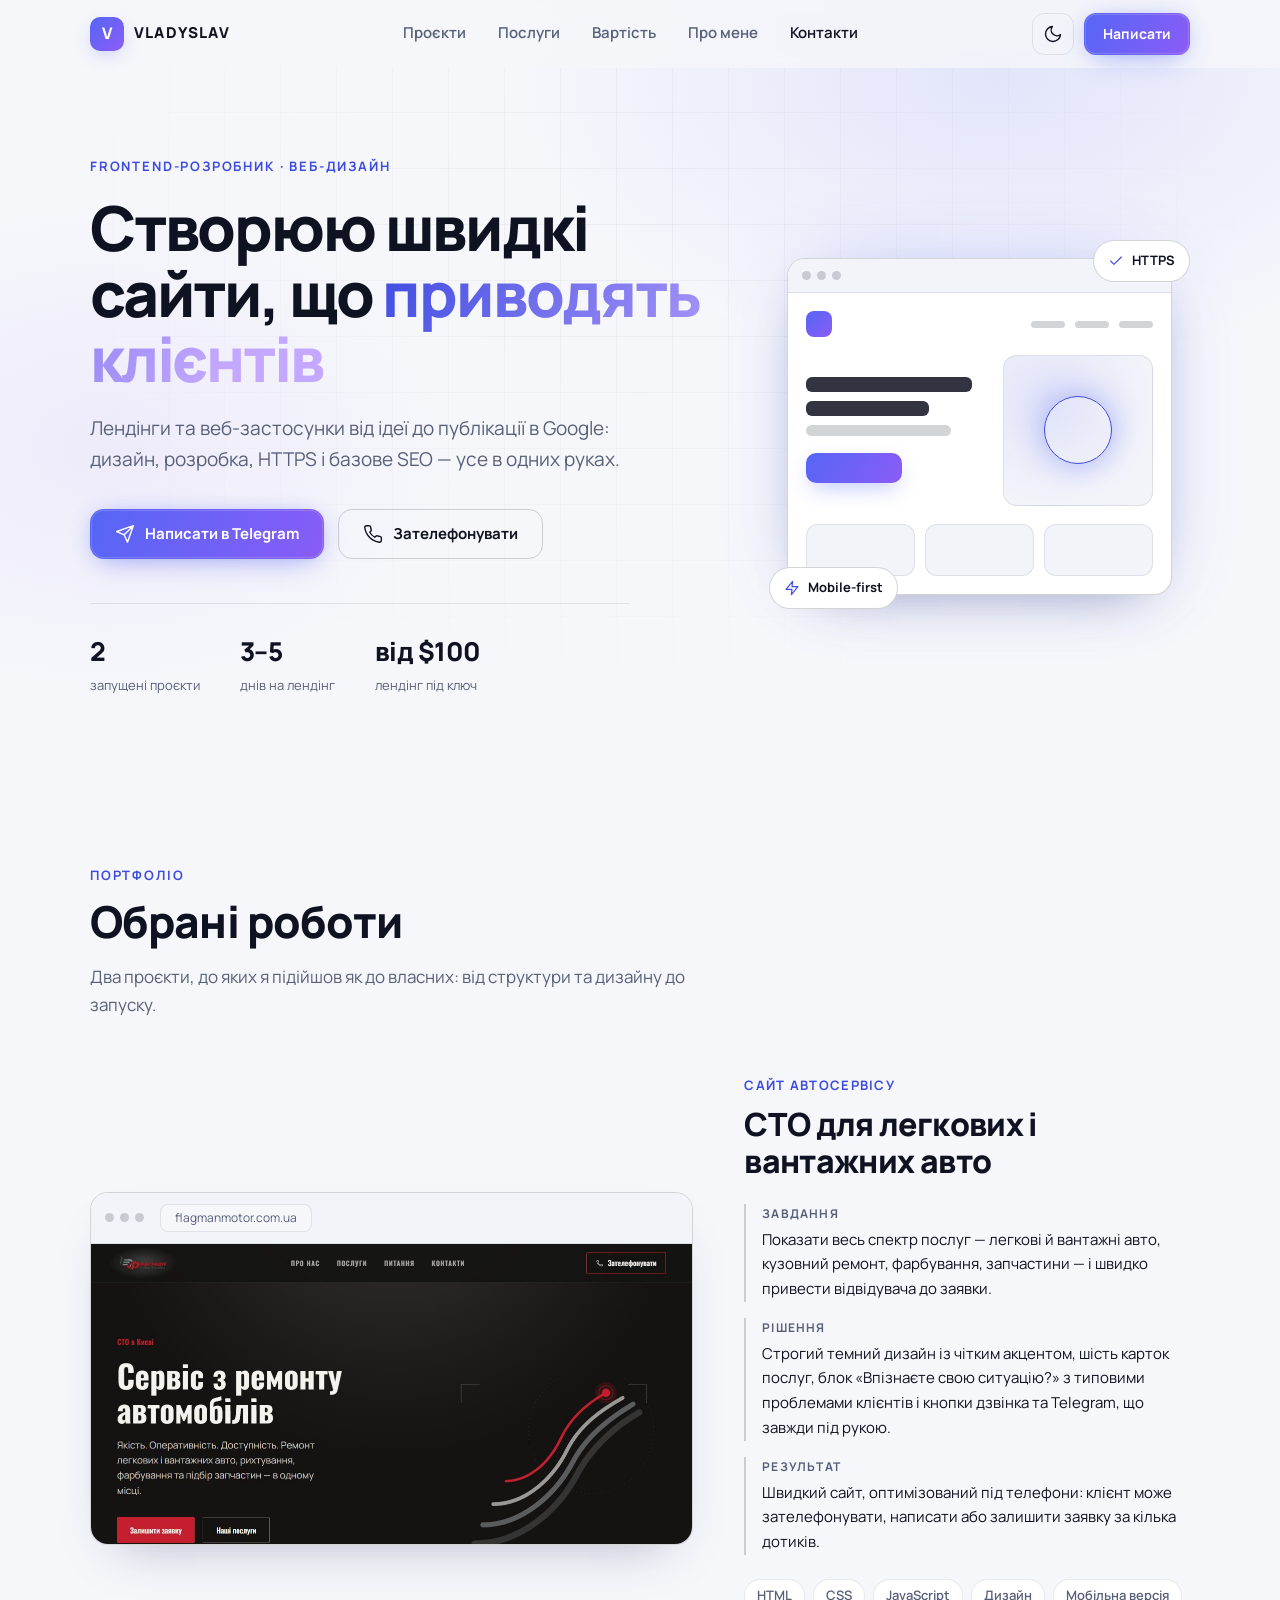
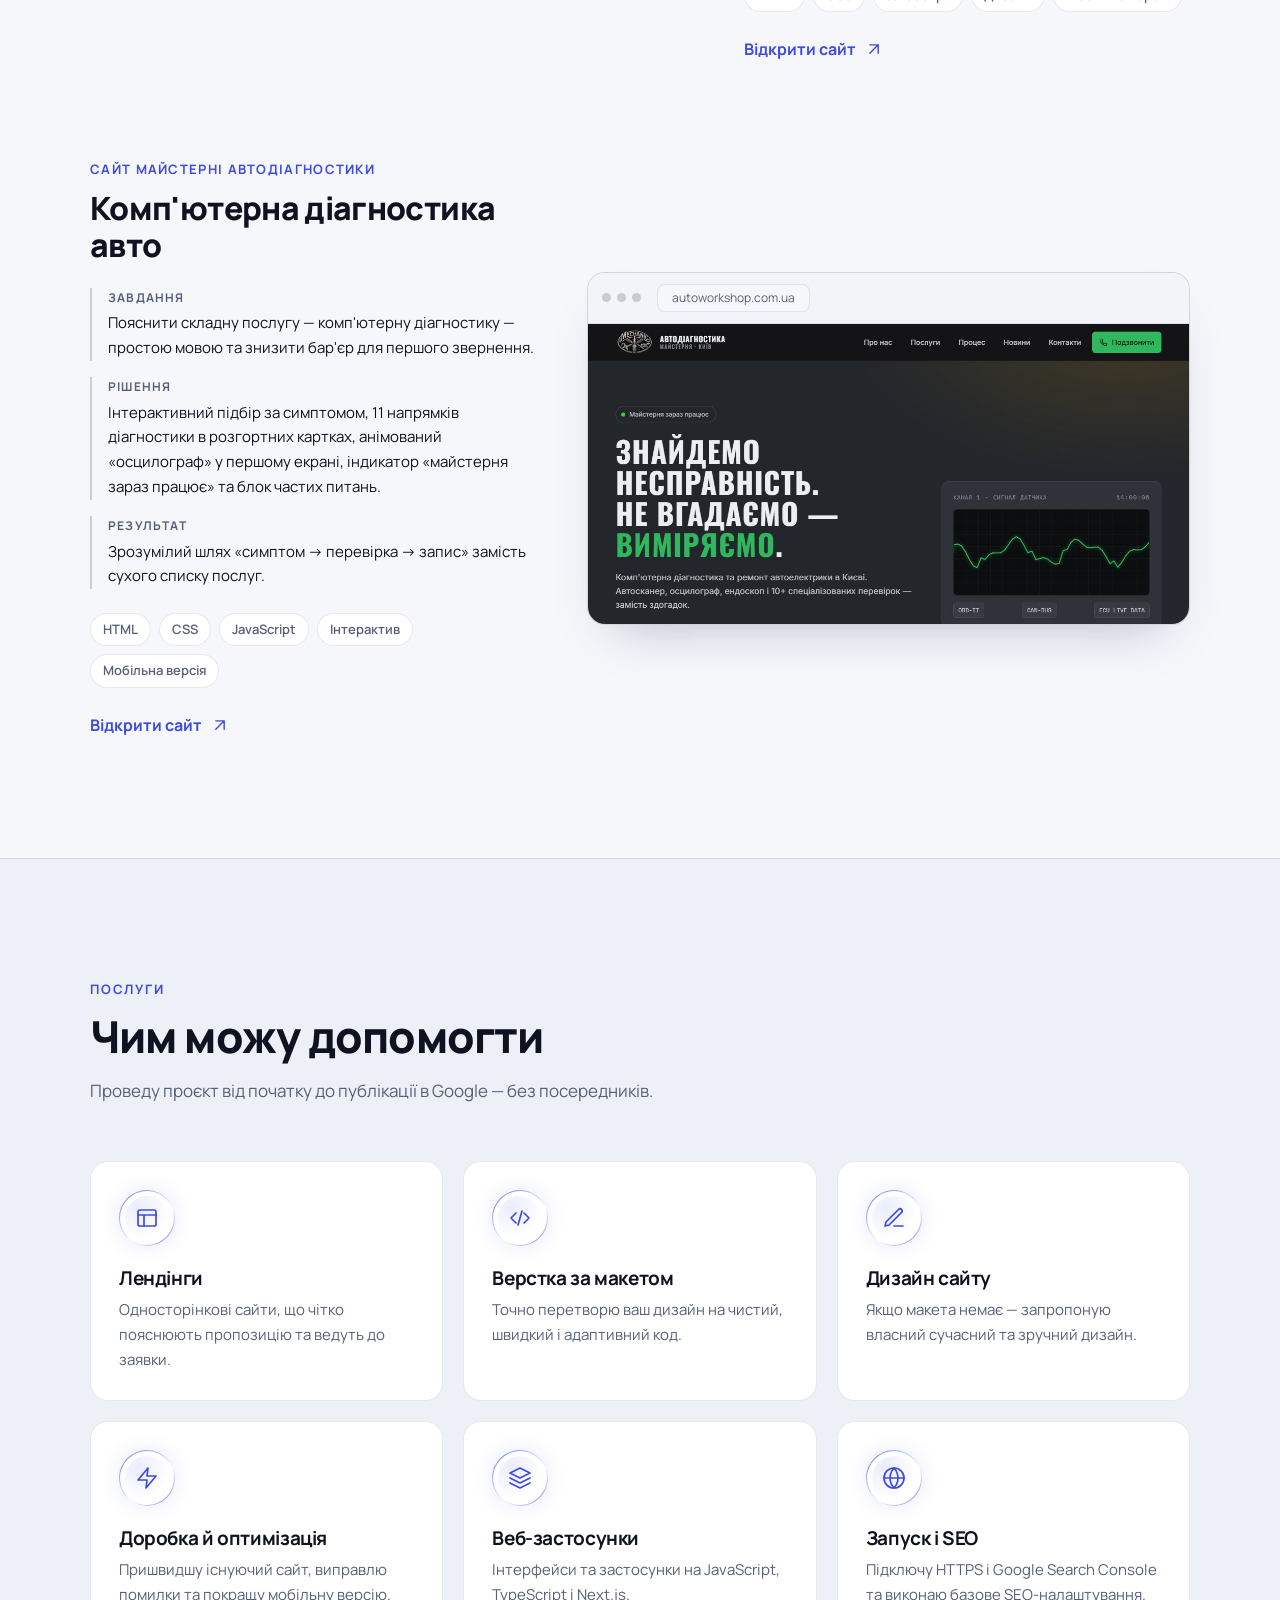
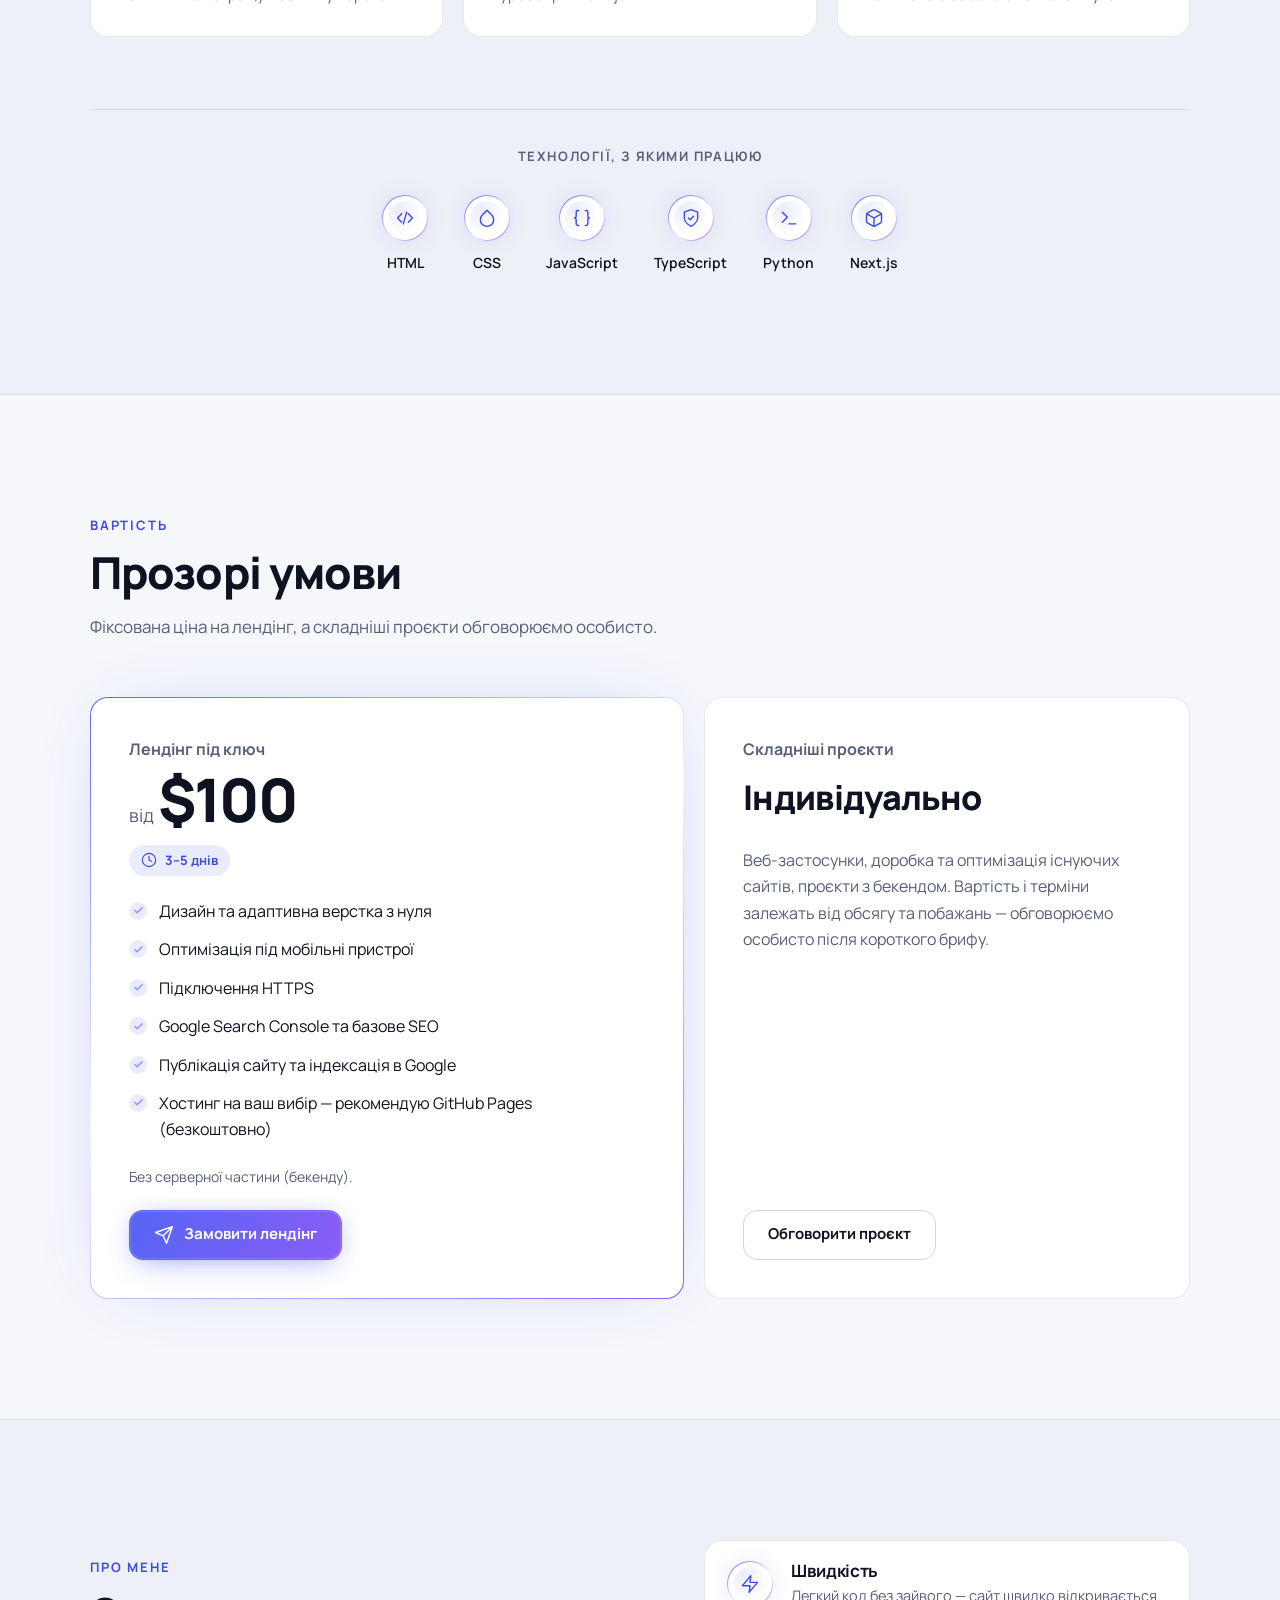
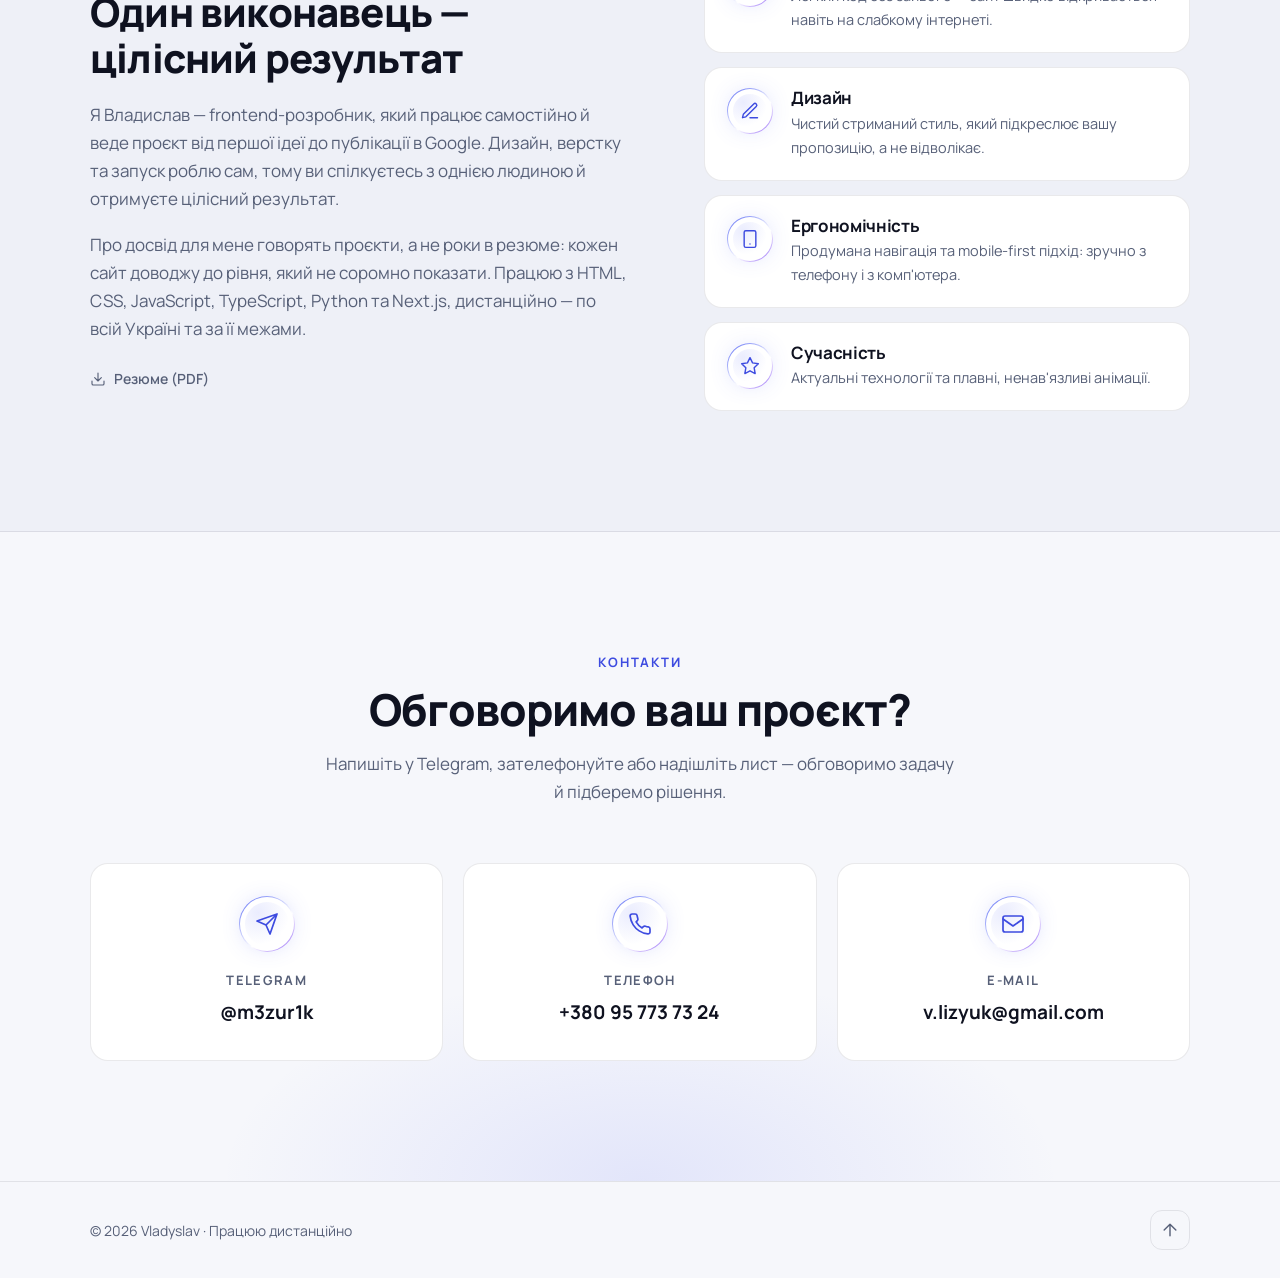
<file: index.html>
<!DOCTYPE html>
<html lang="uk" data-theme="dark">
<head>
  <meta charset="utf-8">
  <meta name="viewport" content="width=device-width, initial-scale=1, viewport-fit=cover">
  <title>Розробка лендінгів і сайтів під ключ від $100</title>
  <meta name="description" content="Створюю швидкі сучасні лендінги та веб-застосунки: дизайн, верстка, HTTPS, Google Search Console і базове SEO. Лендінг під ключ від $100, за 3–5 днів.">
  <meta name="theme-color" content="#0a0b10">
  <meta name="color-scheme" content="dark light">

  <link rel="canonical" href="https://mazurik4.github.io/portfolio/">

  <!-- Open Graph. Якщо з'явиться власний домен — замініть адреси тут, у sitemap.xml та robots.txt -->
  <meta property="og:type" content="website">
  <meta property="og:url" content="https://mazurik4.github.io/portfolio/">
  <meta property="og:site_name" content="Vladyslav">
  <meta property="og:locale" content="uk_UA">
  <meta property="og:title" content="Розробка лендінгів і сайтів під ключ від $100">
  <meta property="og:description" content="Швидкі сучасні лендінги та веб-застосунки: від ідеї до публікації в Google. Лендінг під ключ від $100.">
  <meta property="og:image" content="https://mazurik4.github.io/portfolio/assets/img/og-image.jpg">
  <meta property="og:image:width" content="1200">
  <meta property="og:image:height" content="630">
  <meta name="twitter:card" content="summary_large_image">

  <link rel="icon" href="assets/favicon.svg" type="image/svg+xml">

  <!-- Тема ставиться до відмальовування сторінки, щоб не було миготіння -->
  <script>
    (function () {
      var t = 'dark';
      try {
        t = localStorage.getItem('theme') || (matchMedia('(prefers-color-scheme: light)').matches ? 'light' : 'dark');
      } catch (e) {}
      document.documentElement.dataset.theme = t;
      document.documentElement.classList.add('js');
    })();
  </script>

  <link rel="preconnect" href="https://fonts.googleapis.com">
  <link rel="preconnect" href="https://fonts.gstatic.com" crossorigin>
  <link href="https://fonts.googleapis.com/css2?family=Manrope:wght@400;500;600;700;800&display=swap" rel="stylesheet">
  <link rel="stylesheet" href="css/style.css">

  <script type="application/ld+json">
  {
    "@context": "https://schema.org",
    "@type": "Person",
    "name": "Владислав",
    "alternateName": "Vladyslav",
    "jobTitle": "Frontend-розробник",
    "url": "https://mazurik4.github.io/portfolio/",
    "email": "mailto:v.lizyuk@gmail.com",
    "telephone": "+380957737324",
    "sameAs": ["https://t.me/m3zur1k"]
  }
  </script>
</head>
<body>

<!-- SVG-спрайт іконок -->
<svg width="0" height="0" style="position:absolute" aria-hidden="true" focusable="false">
  <defs>
    <symbol id="i-layout" viewBox="0 0 24 24"><rect x="3" y="4" width="18" height="16" rx="2"/><path d="M3 9h18M9 9v11"/></symbol>
    <symbol id="i-code" viewBox="0 0 24 24"><path d="M8 7l-5 5 5 5M16 7l5 5-5 5M14 5l-4 14"/></symbol>
    <symbol id="i-pen" viewBox="0 0 24 24"><path d="M12 20h9M16.5 3.5a2.12 2.12 0 013 3L7 19l-4 1 1-4z"/></symbol>
    <symbol id="i-zap" viewBox="0 0 24 24"><path d="M13 2L3 14h9l-1 8 10-12h-9z"/></symbol>
    <symbol id="i-layers" viewBox="0 0 24 24"><path d="M12 2L2 7l10 5 10-5-10-5zM2 17l10 5 10-5M2 12l10 5 10-5"/></symbol>
    <symbol id="i-globe" viewBox="0 0 24 24"><circle cx="12" cy="12" r="10"/><path d="M2 12h20M12 2a15.3 15.3 0 014 10 15.3 15.3 0 01-4 10 15.3 15.3 0 01-4-10A15.3 15.3 0 0112 2z"/></symbol>
    <symbol id="i-drop" viewBox="0 0 24 24"><path d="M12 2.7l5.7 5.7a8 8 0 11-11.4 0z"/></symbol>
    <symbol id="i-braces" viewBox="0 0 24 24"><path d="M8 3H7a2 2 0 00-2 2v5a2 2 0 01-2 2 2 2 0 012 2v5a2 2 0 002 2h1M16 21h1a2 2 0 002-2v-5a2 2 0 012-2 2 2 0 01-2-2V5a2 2 0 00-2-2h-1"/></symbol>
    <symbol id="i-shield" viewBox="0 0 24 24"><path d="M12 22s8-4 8-10V5l-8-3-8 3v7c0 6 8 10 8 10zM9 12l2 2 4-4"/></symbol>
    <symbol id="i-terminal" viewBox="0 0 24 24"><path d="M4 17l6-6-6-6M12 19h8"/></symbol>
    <symbol id="i-box" viewBox="0 0 24 24"><path d="M21 16V8a2 2 0 00-1-1.73l-7-4a2 2 0 00-2 0l-7 4A2 2 0 003 8v8a2 2 0 001 1.73l7 4a2 2 0 002 0l7-4A2 2 0 0021 16zM3.27 6.96L12 12.01l8.73-5.05M12 22.08V12"/></symbol>
    <symbol id="i-phone-ui" viewBox="0 0 24 24"><rect x="5" y="2" width="14" height="20" rx="2"/><path d="M12 18h.01"/></symbol>
    <symbol id="i-star" viewBox="0 0 24 24"><path d="M12 2l3.09 6.26L22 9.27l-5 4.87 1.18 6.88L12 17.77l-6.18 3.25L7 14.14 2 9.27l6.91-1.01z"/></symbol>
    <symbol id="i-telegram" viewBox="0 0 24 24"><path d="M22 2L11 13M22 2l-7 20-4-9-9-4z"/></symbol>
    <symbol id="i-phone" viewBox="0 0 24 24"><path d="M22 16.92v3a2 2 0 01-2.18 2 19.79 19.79 0 01-8.63-3.07 19.5 19.5 0 01-6-6 19.79 19.79 0 01-3.07-8.67A2 2 0 014.11 2h3a2 2 0 012 1.72c.13.96.36 1.9.7 2.81a2 2 0 01-.45 2.11L8.09 9.91a16 16 0 006 6l1.27-1.27a2 2 0 012.11-.45c.91.34 1.85.57 2.81.7A2 2 0 0122 16.92z"/></symbol>
    <symbol id="i-mail" viewBox="0 0 24 24"><rect x="2" y="4" width="20" height="16" rx="2"/><path d="M22 7l-10 7L2 7"/></symbol>
    <symbol id="i-arrow" viewBox="0 0 24 24"><path d="M7 17L17 7M7 7h10v10"/></symbol>
    <symbol id="i-download" viewBox="0 0 24 24"><path d="M21 15v4a2 2 0 01-2 2H5a2 2 0 01-2-2v-4M7 10l5 5 5-5M12 15V3"/></symbol>
    <symbol id="i-check" viewBox="0 0 24 24"><path d="M20 6L9 17l-5-5"/></symbol>
    <symbol id="i-sun" viewBox="0 0 24 24"><circle cx="12" cy="12" r="4"/><path d="M12 2v2M12 20v2M4.93 4.93l1.41 1.41M17.66 17.66l1.41 1.41M2 12h2M20 12h2M4.93 19.07l1.41-1.41M17.66 6.34l1.41-1.41"/></symbol>
    <symbol id="i-moon" viewBox="0 0 24 24"><path d="M21 12.79A9 9 0 1111.21 3 7 7 0 0021 12.79z"/></symbol>
    <symbol id="i-clock" viewBox="0 0 24 24"><circle cx="12" cy="12" r="10"/><path d="M12 6v6l4 2"/></symbol>
    <symbol id="i-up" viewBox="0 0 24 24"><path d="M12 19V5M5 12l7-7 7 7"/></symbol>
  </defs>
</svg>

<a class="skip-link" href="#main" data-i18n="skip">Перейти до вмісту</a>

<!-- ============ HEADER ============ -->
<header class="header" id="header">
  <div class="container header__inner">
    <a class="logo" href="#top" aria-label="Vladyslav — на початок">
      <span class="logo__mark" aria-hidden="true">V</span>
      <span class="logo__text">VLADYSLAV</span>
    </a>

    <nav class="nav" id="nav" aria-label="Головна навігація" data-i18n-attr="aria-label:nav.label">
      <a href="#projects" data-i18n="nav.projects">Проєкти</a>
      <a href="#services" data-i18n="nav.services">Послуги</a>
      <a href="#pricing" data-i18n="nav.pricing">Вартість</a>
      <a href="#about" data-i18n="nav.about">Про мене</a>
      <a href="#contact" data-i18n="nav.contact">Контакти</a>
    </nav>

    <div class="header__actions">
      <!-- Перемикач мов з'являється автоматично, коли підключено словники (js/lang/*.js) -->
      <div class="lang" id="lang" hidden></div>

      <button class="icon-btn theme-toggle" id="themeToggle" type="button" aria-label="Змінити тему" data-i18n-attr="aria-label:theme.toggle">
        <svg class="ico ico--sun"><use href="#i-sun"/></svg>
        <svg class="ico ico--moon"><use href="#i-moon"/></svg>
      </button>

      <a class="btn btn-primary btn-sm header__cta" href="https://t.me/m3zur1k" target="_blank" rel="noopener">
        <span data-i18n="nav.cta">Написати</span>
      </a>

      <button class="icon-btn burger" id="burger" type="button" aria-label="Меню" aria-expanded="false" aria-controls="nav" data-i18n-attr="aria-label:nav.menu">
        <span></span><span></span>
      </button>
    </div>
  </div>
</header>

<main id="main">

  <!-- ============ HERO ============ -->
  <section class="hero" id="top">
    <div class="hero__bg" aria-hidden="true"></div>
    <div class="container hero__grid">
      <div class="hero__content">
        <p class="eyebrow reveal" data-i18n="hero.eyebrow">Frontend-розробник · Веб-дизайн</p>
        <h1 class="hero__title reveal" data-i18n="hero.title">Створюю швидкі сайти, що <span class="grad">приводять клієнтів</span></h1>
        <p class="hero__lead reveal" data-i18n="hero.lead">Лендінги та веб-застосунки від ідеї до публікації в Google: дизайн, розробка, HTTPS і базове SEO — усе в одних руках.</p>

        <div class="hero__cta reveal">
          <a class="btn btn-primary" href="https://t.me/m3zur1k" target="_blank" rel="noopener">
            <svg class="ico"><use href="#i-telegram"/></svg>
            <span data-i18n="hero.cta1">Написати в Telegram</span>
          </a>
          <a class="btn btn-ghost" href="tel:+380957737324">
            <svg class="ico"><use href="#i-phone"/></svg>
            <span data-i18n="hero.cta2">Зателефонувати</span>
          </a>
        </div>

        <ul class="stats reveal">
          <li><strong>2</strong><span data-i18n="stats.projects">запущені проєкти</span></li>
          <li><strong>3–5</strong><span data-i18n="stats.days">днів на лендінг</span></li>
          <li><strong data-i18n="stats.price.value">від $100</strong><span data-i18n="stats.price">лендінг під ключ</span></li>
        </ul>
      </div>

      <div class="hero__visual reveal" aria-hidden="true">
        <div class="wire">
          <div class="wire__bar"><i></i><i></i><i></i></div>
          <div class="wire__body">
            <div class="wire__nav"><b></b><span></span><span></span><span></span></div>
            <div class="wire__hero">
              <div class="wire__text">
                <span class="l l1"></span><span class="l l2"></span><span class="l l3"></span>
                <span class="pill"></span>
              </div>
              <div class="wire__art"><span></span></div>
            </div>
            <div class="wire__cards"><span></span><span></span><span></span></div>
          </div>
        </div>
        <div class="chip chip--a"><svg class="ico"><use href="#i-check"/></svg>HTTPS</div>
        <div class="chip chip--b"><svg class="ico"><use href="#i-zap"/></svg>Mobile-first</div>
      </div>
    </div>
  </section>

  <!-- ============ PROJECTS ============ -->
  <section class="section" id="projects">
    <div class="container">
      <header class="section__head reveal">
        <p class="eyebrow" data-i18n="projects.eyebrow">Портфоліо</p>
        <h2 data-i18n="projects.title">Обрані роботи</h2>
        <p class="section__lead" data-i18n="projects.lead">Два проєкти, до яких я підійшов як до власних: від структури та дизайну до запуску.</p>
      </header>

      <div class="projects">

        <!-- Проєкт 1 -->
        <article class="project reveal">
          <a class="project__media" href="https://flagmanmotor.com.ua/" target="_blank" rel="noopener" aria-label="Відкрити сайт СТО" data-i18n-attr="aria-label:p1.open">
            <div class="browser">
              <div class="browser__bar"><i></i><i></i><i></i><span>flagmanmotor.com.ua</span></div>
              <img src="assets/img/project-flagman.jpg" width="1200" height="600" loading="lazy" decoding="async"
                   alt="Головний екран сайту автосервісу: темний дизайн із червоним акцентом" data-i18n-attr="alt:p1.alt">
            </div>
          </a>
          <div class="project__body">
            <p class="project__kind" data-i18n="p1.kind">Сайт автосервісу</p>
            <h3 data-i18n="p1.title">СТО для легкових і вантажних авто</h3>
            <dl class="case">
              <div><dt data-i18n="case.task">Завдання</dt><dd data-i18n="p1.task">Показати весь спектр послуг — легкові й вантажні авто, кузовний ремонт, фарбування, запчастини — і швидко привести відвідувача до заявки.</dd></div>
              <div><dt data-i18n="case.solution">Рішення</dt><dd data-i18n="p1.solution">Строгий темний дизайн із чітким акцентом, шість карток послуг, блок «Впізнаєте свою ситуацію?» з типовими проблемами клієнтів і кнопки дзвінка та Telegram, що завжди під рукою.</dd></div>
              <div><dt data-i18n="case.result">Результат</dt><dd data-i18n="p1.result">Швидкий сайт, оптимізований під телефони: клієнт може зателефонувати, написати або залишити заявку за кілька дотиків.</dd></div>
            </dl>
            <ul class="tags"><li>HTML</li><li>CSS</li><li>JavaScript</li><li data-i18n="tag.design">Дизайн</li><li data-i18n="tag.mobile">Мобільна версія</li></ul>
            <a class="link-arrow" href="https://flagmanmotor.com.ua/" target="_blank" rel="noopener">
              <span data-i18n="project.open">Відкрити сайт</span><svg class="ico"><use href="#i-arrow"/></svg>
            </a>
          </div>
        </article>

        <!-- Проєкт 2 -->
        <article class="project project--flip reveal">
          <a class="project__media" href="https://autoworkshop.com.ua/" target="_blank" rel="noopener" aria-label="Відкрити сайт автодіагностики" data-i18n-attr="aria-label:p2.open">
            <div class="browser">
              <div class="browser__bar"><i></i><i></i><i></i><span>autoworkshop.com.ua</span></div>
              <img src="assets/img/project-autoworkshop.jpg" width="1200" height="590" loading="lazy" decoding="async"
                   alt="Головний екран сайту автодіагностики: анімований осцилограф і зелений акцент" data-i18n-attr="alt:p2.alt">
            </div>
          </a>
          <div class="project__body">
            <p class="project__kind" data-i18n="p2.kind">Сайт майстерні автодіагностики</p>
            <h3 data-i18n="p2.title">Комп'ютерна діагностика авто</h3>
            <dl class="case">
              <div><dt data-i18n="case.task">Завдання</dt><dd data-i18n="p2.task">Пояснити складну послугу — комп'ютерну діагностику — простою мовою та знизити бар'єр для першого звернення.</dd></div>
              <div><dt data-i18n="case.solution">Рішення</dt><dd data-i18n="p2.solution">Інтерактивний підбір за симптомом, 11 напрямків діагностики в розгортних картках, анімований «осцилограф» у першому екрані, індикатор «майстерня зараз працює» та блок частих питань.</dd></div>
              <div><dt data-i18n="case.result">Результат</dt><dd data-i18n="p2.result">Зрозумілий шлях «симптом → перевірка → запис» замість сухого списку послуг.</dd></div>
            </dl>
            <ul class="tags"><li>HTML</li><li>CSS</li><li>JavaScript</li><li data-i18n="tag.interactive">Інтерактив</li><li data-i18n="tag.mobile">Мобільна версія</li></ul>
            <a class="link-arrow" href="https://autoworkshop.com.ua/" target="_blank" rel="noopener">
              <span data-i18n="project.open">Відкрити сайт</span><svg class="ico"><use href="#i-arrow"/></svg>
            </a>
          </div>
        </article>

      </div>
    </div>
  </section>

  <!-- ============ SERVICES ============ -->
  <section class="section section--alt" id="services">
    <div class="container">
      <header class="section__head reveal">
        <p class="eyebrow" data-i18n="services.eyebrow">Послуги</p>
        <h2 data-i18n="services.title">Чим можу допомогти</h2>
        <p class="section__lead" data-i18n="services.lead">Проведу проєкт від початку до публікації в Google — без посередників.</p>
      </header>

      <ul class="cards">
        <li class="card reveal">
          <span class="orb"><svg class="ico"><use href="#i-layout"/></svg></span>
          <h3 data-i18n="s1.title">Лендінги</h3>
          <p data-i18n="s1.text">Односторінкові сайти, що чітко пояснюють пропозицію та ведуть до заявки.</p>
        </li>
        <li class="card reveal">
          <span class="orb"><svg class="ico"><use href="#i-code"/></svg></span>
          <h3 data-i18n="s2.title">Верстка за макетом</h3>
          <p data-i18n="s2.text">Точно перетворю ваш дизайн на чистий, швидкий і адаптивний код.</p>
        </li>
        <li class="card reveal">
          <span class="orb"><svg class="ico"><use href="#i-pen"/></svg></span>
          <h3 data-i18n="s3.title">Дизайн сайту</h3>
          <p data-i18n="s3.text">Якщо макета немає — запропоную власний сучасний та зручний дизайн.</p>
        </li>
        <li class="card reveal">
          <span class="orb"><svg class="ico"><use href="#i-zap"/></svg></span>
          <h3 data-i18n="s4.title">Доробка й оптимізація</h3>
          <p data-i18n="s4.text">Пришвидшу існуючий сайт, виправлю помилки та покращу мобільну версію.</p>
        </li>
        <li class="card reveal">
          <span class="orb"><svg class="ico"><use href="#i-layers"/></svg></span>
          <h3 data-i18n="s5.title">Веб-застосунки</h3>
          <p data-i18n="s5.text">Інтерфейси та застосунки на JavaScript, TypeScript і Next.js.</p>
        </li>
        <li class="card reveal">
          <span class="orb"><svg class="ico"><use href="#i-globe"/></svg></span>
          <h3 data-i18n="s6.title">Запуск і SEO</h3>
          <p data-i18n="s6.text">Підключу HTTPS і Google Search Console та виконаю базове SEO-налаштування.</p>
        </li>
      </ul>

      <div class="stack reveal">
        <p class="stack__label" data-i18n="stack.label">Технології, з якими працюю</p>
        <ul class="stack__list">
          <li><span class="orb orb--sm"><svg class="ico"><use href="#i-code"/></svg></span>HTML</li>
          <li><span class="orb orb--sm"><svg class="ico"><use href="#i-drop"/></svg></span>CSS</li>
          <li><span class="orb orb--sm"><svg class="ico"><use href="#i-braces"/></svg></span>JavaScript</li>
          <li><span class="orb orb--sm"><svg class="ico"><use href="#i-shield"/></svg></span>TypeScript</li>
          <li><span class="orb orb--sm"><svg class="ico"><use href="#i-terminal"/></svg></span>Python</li>
          <li><span class="orb orb--sm"><svg class="ico"><use href="#i-box"/></svg></span>Next.js</li>
        </ul>
      </div>
    </div>
  </section>

  <!-- ============ PRICING ============ -->
  <section class="section" id="pricing">
    <div class="container">
      <header class="section__head reveal">
        <p class="eyebrow" data-i18n="pricing.eyebrow">Вартість</p>
        <h2 data-i18n="pricing.title">Прозорі умови</h2>
        <p class="section__lead" data-i18n="pricing.lead">Фіксована ціна на лендінг, а складніші проєкти обговорюємо особисто.</p>
      </header>

      <div class="pricing">
        <div class="plan plan--main reveal">
          <div class="plan__top">
            <p class="plan__name" data-i18n="plan1.name">Лендінг під ключ</p>
            <p class="plan__price"><span data-i18n="plan.from">від</span> <strong>$100</strong></p>
            <p class="plan__time"><svg class="ico"><use href="#i-clock"/></svg><span data-i18n="plan1.time">3–5 днів</span></p>
          </div>
          <ul class="checks">
            <li data-i18n="plan1.i1">Дизайн та адаптивна верстка з нуля</li>
            <li data-i18n="plan1.i2">Оптимізація під мобільні пристрої</li>
            <li data-i18n="plan1.i3">Підключення HTTPS</li>
            <li data-i18n="plan1.i4">Google Search Console та базове SEO</li>
            <li data-i18n="plan1.i5">Публікація сайту та індексація в Google</li>
            <li data-i18n="plan1.i6">Хостинг на ваш вибір — рекомендую GitHub Pages (безкоштовно)</li>
          </ul>
          <p class="plan__note" data-i18n="plan1.note">Без серверної частини (бекенду).</p>
          <a class="btn btn-primary" href="https://t.me/m3zur1k" target="_blank" rel="noopener">
            <svg class="ico"><use href="#i-telegram"/></svg><span data-i18n="plan1.cta">Замовити лендінг</span>
          </a>
        </div>

        <div class="plan reveal">
          <div class="plan__top">
            <p class="plan__name" data-i18n="plan2.name">Складніші проєкти</p>
            <p class="plan__price plan__price--text" data-i18n="plan2.price">Індивідуально</p>
          </div>
          <p class="plan__text" data-i18n="plan2.text">Веб-застосунки, доробка та оптимізація існуючих сайтів, проєкти з бекендом. Вартість і терміни залежать від обсягу та побажань — обговорюємо особисто після короткого брифу.</p>
          <a class="btn btn-ghost" href="#contact">
            <span data-i18n="plan2.cta">Обговорити проєкт</span>
          </a>
        </div>
      </div>
    </div>
  </section>

  <!-- ============ ABOUT ============ -->
  <section class="section section--alt" id="about">
    <div class="container about">
      <div class="about__text reveal">
        <p class="eyebrow" data-i18n="about.eyebrow">Про мене</p>
        <h2 data-i18n="about.title">Один виконавець — цілісний результат</h2>
        <p data-i18n="about.p1">Я Владислав — frontend-розробник, який працює самостійно й веде проєкт від першої ідеї до публікації в Google. Дизайн, верстку та запуск роблю сам, тому ви спілкуєтесь з однією людиною й отримуєте цілісний результат.</p>
        <p data-i18n="about.p2">Про досвід для мене говорять проєкти, а не роки в резюме: кожен сайт доводжу до рівня, який не соромно показати. Працюю з HTML, CSS, JavaScript, TypeScript, Python та Next.js, дистанційно — по всій Україні та за її межами.</p>
        <a class="link-quiet" href="assets/Vladyslav-CV.pdf" target="_blank" rel="noopener" download>
          <svg class="ico"><use href="#i-download"/></svg><span data-i18n="about.cv">Резюме (PDF)</span>
        </a>
      </div>

      <ul class="values">
        <li class="value reveal">
          <span class="orb orb--sm"><svg class="ico"><use href="#i-zap"/></svg></span>
          <div><h3 data-i18n="v1.title">Швидкість</h3><p data-i18n="v1.text">Легкий код без зайвого — сайт швидко відкривається навіть на слабкому інтернеті.</p></div>
        </li>
        <li class="value reveal">
          <span class="orb orb--sm"><svg class="ico"><use href="#i-pen"/></svg></span>
          <div><h3 data-i18n="v2.title">Дизайн</h3><p data-i18n="v2.text">Чистий стриманий стиль, який підкреслює вашу пропозицію, а не відволікає.</p></div>
        </li>
        <li class="value reveal">
          <span class="orb orb--sm"><svg class="ico"><use href="#i-phone-ui"/></svg></span>
          <div><h3 data-i18n="v3.title">Ергономічність</h3><p data-i18n="v3.text">Продумана навігація та mobile-first підхід: зручно з телефону і з комп'ютера.</p></div>
        </li>
        <li class="value reveal">
          <span class="orb orb--sm"><svg class="ico"><use href="#i-star"/></svg></span>
          <div><h3 data-i18n="v4.title">Сучасність</h3><p data-i18n="v4.text">Актуальні технології та плавні, ненав'язливі анімації.</p></div>
        </li>
      </ul>
    </div>
  </section>

  <!-- ============ CONTACT ============ -->
  <section class="section contact" id="contact">
    <div class="container">
      <header class="section__head section__head--center reveal">
        <p class="eyebrow" data-i18n="contact.eyebrow">Контакти</p>
        <h2 data-i18n="contact.title">Обговоримо ваш проєкт?</h2>
        <p class="section__lead" data-i18n="contact.lead">Напишіть у Telegram, зателефонуйте або надішліть лист — обговоримо задачу й підберемо рішення.</p>
      </header>

      <ul class="contact__grid">
        <li class="reveal">
          <a class="contact-card" href="https://t.me/m3zur1k" target="_blank" rel="noopener">
            <span class="orb"><svg class="ico"><use href="#i-telegram"/></svg></span>
            <span class="contact-card__label">Telegram</span>
            <span class="contact-card__value">@m3zur1k</span>
          </a>
        </li>
        <li class="reveal">
          <a class="contact-card" href="tel:+380957737324">
            <span class="orb"><svg class="ico"><use href="#i-phone"/></svg></span>
            <span class="contact-card__label" data-i18n="contact.phone">Телефон</span>
            <span class="contact-card__value">+380 95 773 73 24</span>
          </a>
        </li>
        <li class="reveal">
          <a class="contact-card" href="mailto:v.lizyuk@gmail.com">
            <span class="orb"><svg class="ico"><use href="#i-mail"/></svg></span>
            <span class="contact-card__label">E-mail</span>
            <span class="contact-card__value">v.lizyuk@gmail.com</span>
          </a>
        </li>
      </ul>
    </div>
  </section>

</main>

<footer class="footer">
  <div class="container footer__inner">
    <p>© <span id="year">2026</span> Vladyslav · <span data-i18n="footer.remote">Працюю дистанційно</span></p>
    <a class="to-top" href="#top" aria-label="Нагору" data-i18n-attr="aria-label:footer.top"><svg class="ico"><use href="#i-up"/></svg></a>
  </div>
</footer>

<!-- Додаткові мови: підключайте файли js/lang/ru.js та js/lang/en.js ПЕРЕД i18n.js -->
<script src="js/i18n.js"></script>
<script src="js/main.js"></script>
</body>
</html>
</file>
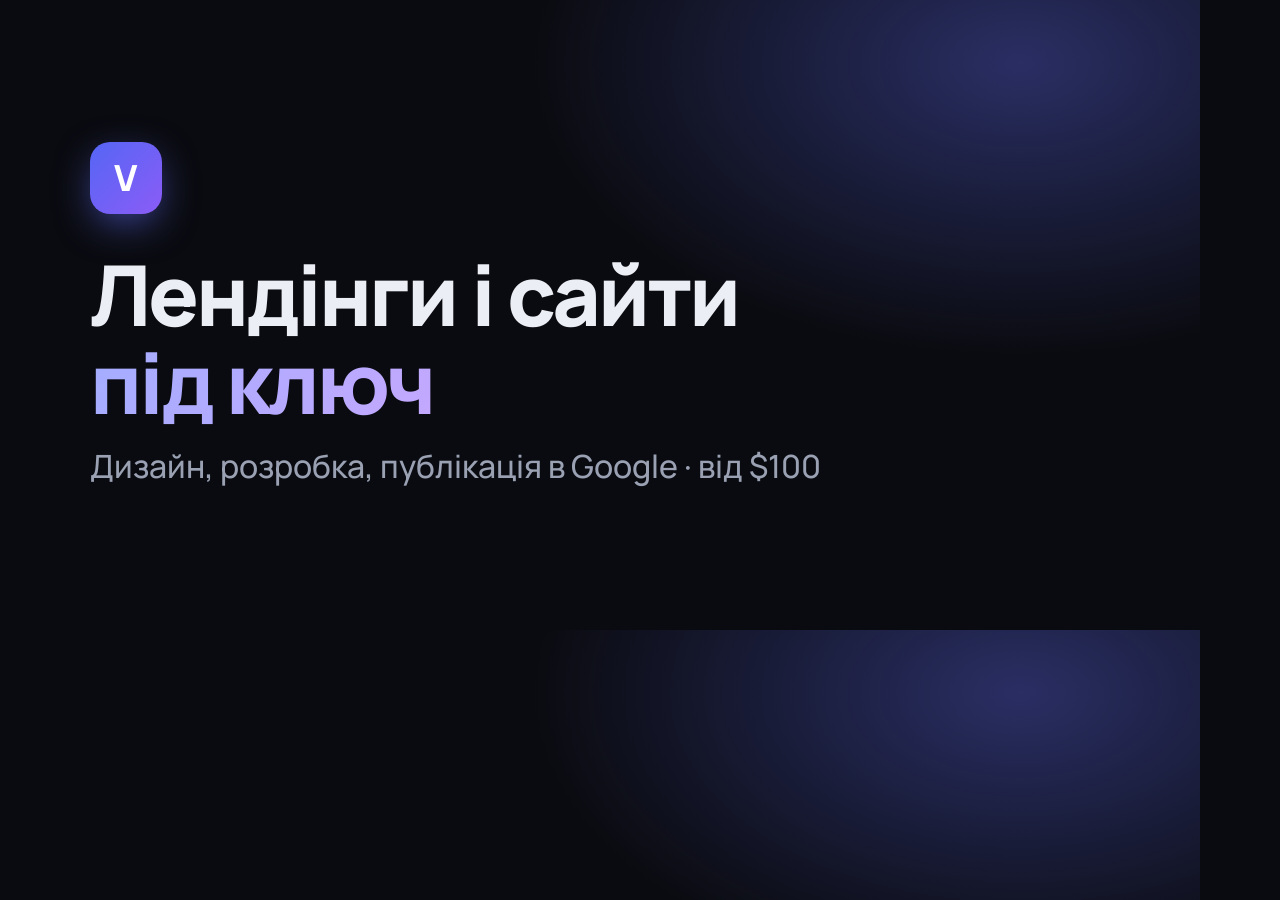
<file: resume/og.html>
<!DOCTYPE html>
<html lang="uk"><head><meta charset="utf-8">
<link href="https://fonts.googleapis.com/css2?family=Manrope:wght@500;800&display=swap" rel="stylesheet">
<style>
  html,body{margin:0;width:1200px;height:630px;overflow:hidden}
  body{font-family:Manrope,sans-serif;color:#eceef5;background:radial-gradient(700px 420px at 85% 10%,rgba(99,112,255,.35),transparent 70%),#0a0b10;display:flex;flex-direction:column;justify-content:center;padding:0 90px;box-sizing:border-box}
  .m{width:72px;height:72px;border-radius:20px;background:linear-gradient(135deg,#5566f5,#8b5cf6);display:grid;place-items:center;font-weight:800;font-size:36px;color:#fff;box-shadow:0 12px 40px -8px rgba(99,112,255,.7)}
  h1{font-size:84px;line-height:1.05;letter-spacing:-.035em;margin:36px 0 18px;font-weight:800}
  h1 span{background:linear-gradient(120deg,#a3adff,#c4a8ff);-webkit-background-clip:text;color:transparent}
  p{font-size:32px;color:#9aa1b3;margin:0;font-weight:500}
</style></head>
<body><div class="m">V</div><h1>Лендінги і сайти<br><span>під ключ</span></h1><p>Дизайн, розробка, публікація в Google · від $100</p></body></html>
</file>
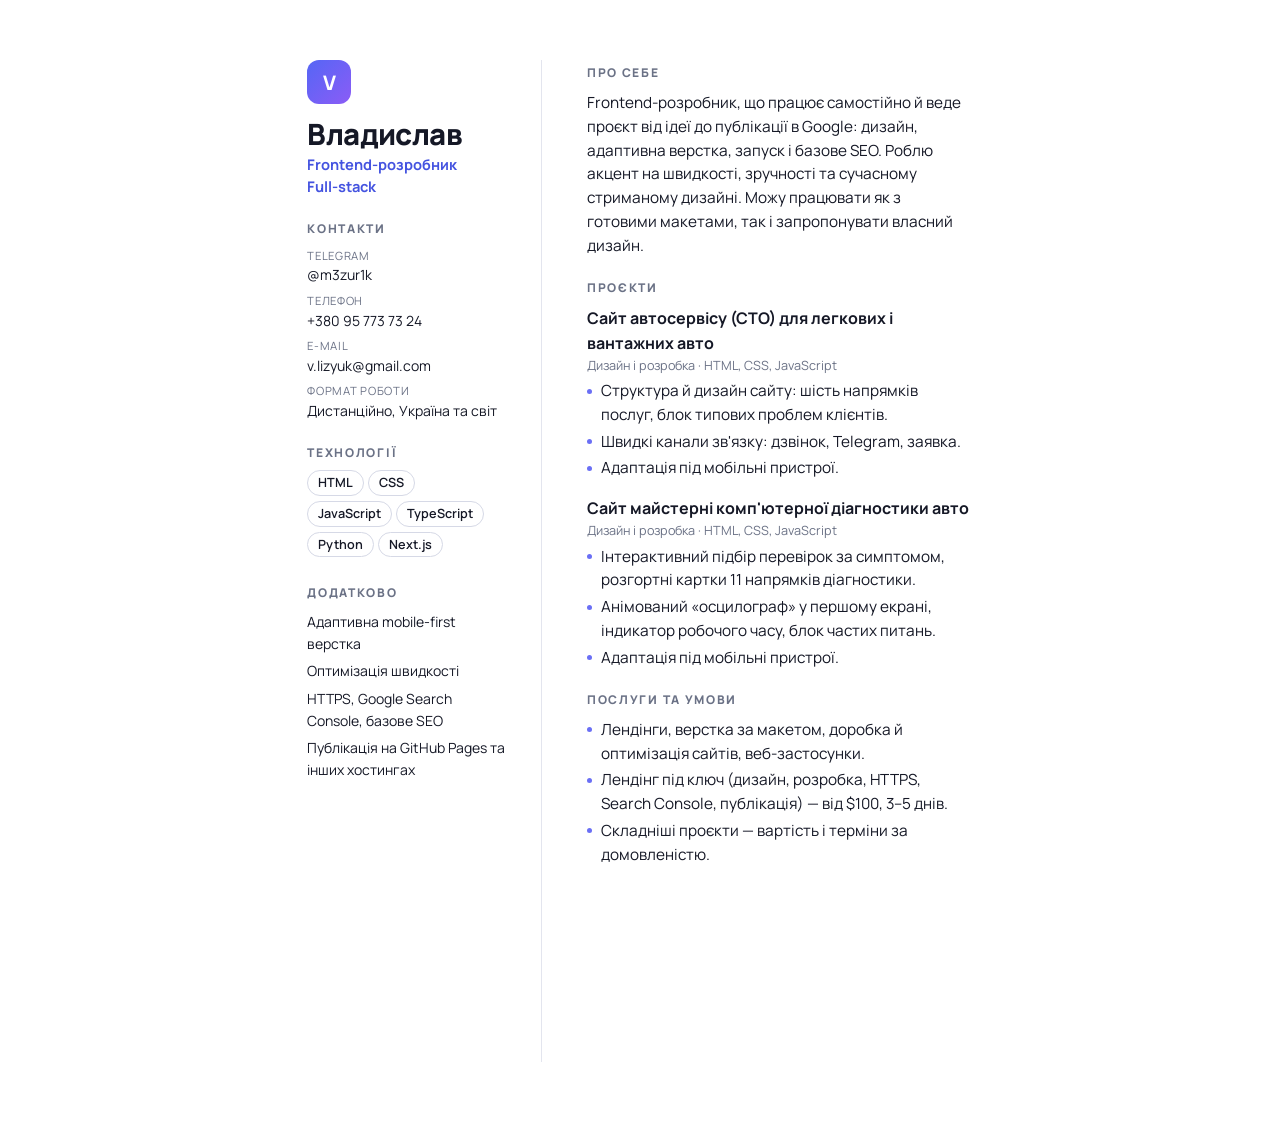
<file: resume/resume.html>
<!DOCTYPE html>
<html lang="uk">
<head>
<meta charset="utf-8">
<title>Владислав — Frontend-розробник — Резюме</title>
<link href="https://fonts.googleapis.com/css2?family=Manrope:wght@400;500;600;700;800&display=swap" rel="stylesheet">
<style>
  @page { size: A4; margin: 0; }
  * { box-sizing: border-box; }
  body { margin: 0; font-family: "Manrope", "Segoe UI", sans-serif; color: #151826; font-size: 11.5pt; line-height: 1.55; background: #fff; }
  .page { width: 210mm; min-height: 297mm; padding: 16mm 17mm; display: grid; grid-template-columns: 62mm 1fr; gap: 12mm; margin: 0 auto; }
  aside { border-right: 1px solid #e3e5ee; padding-right: 9mm; }
  .mark { width: 44px; height: 44px; border-radius: 12px; background: linear-gradient(135deg,#5566f5,#8b5cf6); color: #fff; display: grid; place-items: center; font-weight: 800; font-size: 20px; }
  h1 { margin: 14px 0 2px; font-size: 22pt; line-height: 1.1; letter-spacing: -.02em; font-weight: 800; }
  .role { color: #4453e0; font-weight: 700; font-size: 11pt; }
  h2 { margin: 22px 0 8px; font-size: 9pt; letter-spacing: .14em; text-transform: uppercase; color: #6b7286; font-weight: 800; }
  aside h2:first-of-type { margin-top: 22px; }
  ul { margin: 0; padding: 0; list-style: none; }
  aside li { margin-bottom: 6px; font-size: 10.5pt; word-break: break-word; }
  aside li small { display: block; color: #6b7286; font-size: 8.5pt; letter-spacing: .06em; text-transform: uppercase; }
  .chips li { display: inline-block; margin: 0 4px 5px 0; padding: 2px 10px; border: 1px solid #d6d9e6; border-radius: 999px; font-size: 9.5pt; font-weight: 600; }
  main h2:first-child { margin-top: 4px; }
  p { margin: 0 0 8px; }
  .job { margin-bottom: 16px; }
  .job h3 { margin: 0; font-size: 12pt; font-weight: 700; }
  .job .meta { color: #6b7286; font-size: 9.5pt; margin-bottom: 4px; }
  .job li { position: relative; padding-left: 14px; margin-bottom: 3px; }
  .job li::before { content: ""; position: absolute; left: 0; top: .62em; width: 5px; height: 5px; border-radius: 50%; background: #6a6ff5; }
  @media print { body { -webkit-print-color-adjust: exact; print-color-adjust: exact; } }
</style>
</head>
<body>
<div class="page">
  <aside>
    <div class="mark">V</div>
    <h1>Владислав</h1>
    <div class="role">Frontend-розробник<br>Full-stack</div>

    <h2>Контакти</h2>
    <ul>
      <li><small>Telegram</small>@m3zur1k</li>
      <li><small>Телефон</small>+380 95 773 73 24</li>
      <li><small>E-mail</small>v.lizyuk@gmail.com</li>
      <li><small>Формат роботи</small>Дистанційно, Україна та світ</li>
    </ul>

    <h2>Технології</h2>
    <ul class="chips">
      <li>HTML</li><li>CSS</li><li>JavaScript</li><li>TypeScript</li><li>Python</li><li>Next.js</li>
    </ul>

    <h2>Додатково</h2>
    <ul>
      <li>Адаптивна mobile-first верстка</li>
      <li>Оптимізація швидкості</li>
      <li>HTTPS, Google Search Console, базове SEO</li>
      <li>Публікація на GitHub Pages та інших хостингах</li>
    </ul>
  </aside>

  <main>
    <h2>Про себе</h2>
    <p>Frontend-розробник, що працює самостійно й веде проєкт від ідеї до публікації в Google: дизайн, адаптивна верстка, запуск і базове SEO. Роблю акцент на швидкості, зручності та сучасному стриманому дизайні. Можу працювати як з готовими макетами, так і запропонувати власний дизайн.</p>

    <h2>Проєкти</h2>
    <div class="job">
      <h3>Сайт автосервісу (СТО) для легкових і вантажних авто</h3>
      <div class="meta">Дизайн і розробка · HTML, CSS, JavaScript</div>
      <ul>
        <li>Структура й дизайн сайту: шість напрямків послуг, блок типових проблем клієнтів.</li>
        <li>Швидкі канали зв'язку: дзвінок, Telegram, заявка.</li>
        <li>Адаптація під мобільні пристрої.</li>
      </ul>
    </div>
    <div class="job">
      <h3>Сайт майстерні комп'ютерної діагностики авто</h3>
      <div class="meta">Дизайн і розробка · HTML, CSS, JavaScript</div>
      <ul>
        <li>Інтерактивний підбір перевірок за симптомом, розгортні картки 11 напрямків діагностики.</li>
        <li>Анімований «осцилограф» у першому екрані, індикатор робочого часу, блок частих питань.</li>
        <li>Адаптація під мобільні пристрої.</li>
      </ul>
    </div>

    <h2>Послуги та умови</h2>
    <ul class="job">
      <li>Лендінги, верстка за макетом, доробка й оптимізація сайтів, веб-застосунки.</li>
      <li>Лендінг під ключ (дизайн, розробка, HTTPS, Search Console, публікація) — від $100, 3–5 днів.</li>
      <li>Складніші проєкти — вартість і терміни за домовленістю.</li>
    </ul>
  </main>
</div>
</body>
</html>
</file>
<file: css/style.css>
/* ==========================================================
   Portfolio — Vladyslav
   Структура: tokens → base → layout → components → sections → responsive
   ========================================================== */

/* ---------- Tokens ---------- */
:root {
  --font: "Manrope", system-ui, -apple-system, "Segoe UI", Roboto, sans-serif;
  --ease: cubic-bezier(.22, .61, .36, 1);
  --radius: 18px;
  --radius-sm: 12px;
  --header-h: 68px;

  --accent: #5566f5;
  --accent-2: #8b5cf6;
}

:root[data-theme="dark"] {
  --bg: #0a0b10;
  --bg-alt: #0e1017;
  --surface: #13151d;
  --surface-2: #191c26;
  --border: rgba(255, 255, 255, .08);
  --border-strong: rgba(255, 255, 255, .16);
  --text: #eceef5;
  --muted: #9aa1b3;
  --accent-text: #a3adff;
  --glow: rgba(99, 112, 255, .55);
  --glow-soft: rgba(99, 112, 255, .18);
  --shadow: 0 24px 60px -24px rgba(0, 0, 0, .7);
  --header-bg: rgba(10, 11, 16, .72);
}

:root[data-theme="light"] {
  --bg: #f6f7fb;
  --bg-alt: #eef0f7;
  --surface: #ffffff;
  --surface-2: #f3f4fa;
  --border: rgba(15, 18, 32, .09);
  --border-strong: rgba(15, 18, 32, .18);
  --text: #0f1220;
  --muted: #576078;
  --accent-text: #3d4be0;
  --glow: rgba(85, 102, 245, .45);
  --glow-soft: rgba(85, 102, 245, .12);
  --shadow: 0 24px 50px -28px rgba(30, 40, 90, .35);
  --header-bg: rgba(246, 247, 251, .8);
}

/* ---------- Base ---------- */
*, *::before, *::after { box-sizing: border-box; }
html { scroll-behavior: smooth; -webkit-text-size-adjust: 100%; }
body {
  margin: 0;
  font-family: var(--font);
  font-size: 16px;
  line-height: 1.65;
  color: var(--text);
  background: var(--bg);
  -webkit-font-smoothing: antialiased;
  transition: background-color .4s var(--ease), color .4s var(--ease);
}
img { max-width: 100%; height: auto; display: block; }
a { color: inherit; text-decoration: none; }
ul { list-style: none; margin: 0; padding: 0; }
h1, h2, h3, p, dl, dd { margin: 0; }
h1, h2, h3 { line-height: 1.15; letter-spacing: -.02em; }
button { font: inherit; color: inherit; cursor: pointer; }
section[id] { scroll-margin-top: calc(var(--header-h) - 4px); }

:focus-visible { outline: 2px solid var(--accent-text); outline-offset: 3px; border-radius: 6px; }

.skip-link {
  position: absolute; left: 16px; top: -60px; z-index: 200;
  padding: 10px 16px; border-radius: 10px; background: var(--accent); color: #fff; font-weight: 600;
  transition: top .2s;
}
.skip-link:focus { top: 12px; }

.ico { width: 20px; height: 20px; flex: none; fill: none; stroke: currentColor; stroke-width: 1.7; stroke-linecap: round; stroke-linejoin: round; }

/* ---------- Layout ---------- */
.container { width: 100%; max-width: 1140px; margin-inline: auto; padding-inline: 20px; }

.section { padding-block: clamp(72px, 10vw, 120px); }
.section--alt { background: var(--bg-alt); border-block: 1px solid var(--border); }

.section__head { max-width: 640px; margin-bottom: clamp(36px, 5vw, 56px); }
.section__head--center { margin-inline: auto; text-align: center; }
.section__head h2 { font-size: clamp(30px, 4.4vw, 44px); font-weight: 800; margin-top: 10px; }
.section__lead { margin-top: 16px; color: var(--muted); font-size: 17px; }

.eyebrow {
  font-size: 13px; font-weight: 700; letter-spacing: .14em; text-transform: uppercase; color: var(--accent-text);
}
.grad {
  background: linear-gradient(120deg, var(--accent-text), #c4a8ff 80%);
  -webkit-background-clip: text; background-clip: text; color: transparent;
}

/* ---------- Buttons ---------- */
.btn {
  position: relative; isolation: isolate; overflow: hidden;
  display: inline-flex; align-items: center; justify-content: center; gap: 10px;
  height: 50px; padding: 0 24px; border-radius: 14px; border: 1px solid transparent;
  font-weight: 700; font-size: 15px; white-space: nowrap;
  transition: transform .4s var(--ease), box-shadow .4s var(--ease), border-color .4s var(--ease),
              background-color .4s var(--ease), color .4s var(--ease), background-position .6s var(--ease);
}
.btn-sm { height: 42px; padding: 0 18px; font-size: 14px; border-radius: 12px; }

.btn-primary {
  color: #fff;
  background: linear-gradient(120deg, var(--accent) 0%, var(--accent-2) 55%, var(--accent) 100%);
  background-size: 200% 100%; background-position: 0 0;
  box-shadow: inset 0 0 0 1px rgba(255, 255, 255, .16), 0 10px 30px -10px var(--glow), 0 0 22px -8px var(--glow);
}
.btn-primary::before {
  content: ""; position: absolute; inset: 0; z-index: -1;
  background: linear-gradient(110deg, transparent 30%, rgba(255, 255, 255, .32) 50%, transparent 70%);
  transform: translateX(-130%); transition: transform .8s var(--ease);
}
.btn-primary:hover {
  transform: translateY(-2px); background-position: 100% 0;
  box-shadow: inset 0 0 0 1px rgba(255, 255, 255, .24), 0 16px 40px -10px var(--glow), 0 0 36px -4px var(--glow);
}
.btn-primary:hover::before { transform: translateX(130%); }
.btn-primary:active { transform: translateY(0); }

.btn-ghost {
  color: var(--text); background: transparent; border-color: var(--border-strong);
}
.btn-ghost:hover {
  transform: translateY(-2px); border-color: var(--accent-text); color: var(--accent-text);
  background: var(--glow-soft); box-shadow: 0 10px 30px -14px var(--glow);
}
.btn-ghost:active { transform: translateY(0); }

.icon-btn {
  width: 42px; height: 42px; display: inline-grid; place-items: center; border-radius: 12px;
  background: transparent; border: 1px solid var(--border);
  transition: border-color .3s var(--ease), background-color .3s var(--ease), box-shadow .3s var(--ease), transform .3s var(--ease);
}
.icon-btn:hover { border-color: var(--accent-text); background: var(--glow-soft); box-shadow: 0 8px 24px -12px var(--glow); }

.link-arrow {
  display: inline-flex; align-items: center; gap: 8px; font-weight: 700; color: var(--accent-text);
}
.link-arrow .ico { transition: transform .35s var(--ease); }
.link-arrow:hover .ico { transform: translate(3px, -3px); }

.link-quiet {
  display: inline-flex; align-items: center; gap: 8px; margin-top: 24px; font-size: 14px; font-weight: 600; color: var(--muted);
  border-bottom: 1px solid transparent; transition: color .3s, border-color .3s;
}
.link-quiet:hover { color: var(--accent-text); border-color: currentColor; }
.link-quiet .ico { width: 16px; height: 16px; }

/* ---------- Orb (іконка в колі) ---------- */
.orb {
  position: relative; flex: none; width: 56px; height: 56px; border-radius: 50%;
  display: grid; place-items: center; color: var(--accent-text);
  background:
    linear-gradient(var(--surface), var(--surface)) padding-box,
    linear-gradient(140deg, var(--accent), transparent 60%, var(--accent-2)) border-box;
  border: 1.5px solid transparent;
  box-shadow: 0 0 26px -10px var(--glow);
  transition: transform .5s var(--ease), box-shadow .5s var(--ease);
}
.orb::after {
  content: ""; position: absolute; inset: 5px; border-radius: 50%;
  background: radial-gradient(circle at 30% 25%, var(--glow-soft), transparent 70%);
}
.orb .ico { position: relative; z-index: 1; width: 24px; height: 24px; }
.orb--sm { width: 46px; height: 46px; }
.orb--sm .ico { width: 20px; height: 20px; }

/* ---------- Header ---------- */
.header {
  position: fixed; inset: 0 0 auto 0; z-index: 100; height: var(--header-h);
  background: var(--header-bg); backdrop-filter: blur(14px); -webkit-backdrop-filter: blur(14px);
  border-bottom: 1px solid transparent; transition: border-color .3s, background-color .4s;
}
.header.is-scrolled { border-bottom-color: var(--border); }
.header__inner { height: 100%; display: flex; align-items: center; gap: 24px; }

.logo { display: inline-flex; align-items: center; gap: 10px; font-weight: 800; letter-spacing: .08em; font-size: 15px; }
.logo__mark {
  width: 34px; height: 34px; border-radius: 10px; display: grid; place-items: center; color: #fff; font-size: 16px; letter-spacing: 0;
  background: linear-gradient(135deg, var(--accent), var(--accent-2));
  box-shadow: 0 6px 20px -6px var(--glow);
}

.nav { display: flex; gap: 4px; margin-inline: auto; }
.nav a {
  position: relative; padding: 8px 14px; border-radius: 10px; font-size: 15px; font-weight: 600; color: var(--muted);
  transition: color .3s var(--ease), background-color .3s var(--ease);
}
.nav a:hover, .nav a.is-active { color: var(--text); }
.nav a.is-active { background: var(--surface-2); }

.header__actions { display: flex; align-items: center; gap: 10px; }

.theme-toggle .ico--moon { display: none; }
:root[data-theme="light"] .theme-toggle .ico--sun { display: none; }
:root[data-theme="light"] .theme-toggle .ico--moon { display: block; }

.lang { display: flex; padding: 3px; border: 1px solid var(--border); border-radius: 12px; }
.lang[hidden] { display: none; }
.lang button {
  height: 34px; padding: 0 10px; border: 0; border-radius: 9px; background: transparent; font-size: 13px; font-weight: 700; color: var(--muted);
  transition: color .3s, background-color .3s;
}
.lang button:hover { color: var(--text); }
.lang button[aria-pressed="true"] { background: var(--surface-2); color: var(--text); }

.burger { display: none; position: relative; }
.burger span {
  position: absolute; left: 12px; right: 12px; height: 2px; border-radius: 2px; background: currentColor;
  transition: transform .35s var(--ease), top .35s var(--ease);
}
.burger span:first-child { top: 16px; }
.burger span:last-child { top: 24px; }
.burger[aria-expanded="true"] span:first-child { top: 20px; transform: rotate(45deg); }
.burger[aria-expanded="true"] span:last-child { top: 20px; transform: rotate(-45deg); }

/* ---------- Hero ---------- */
.hero { position: relative; padding-top: calc(var(--header-h) + clamp(40px, 7vw, 88px)); padding-bottom: clamp(24px, 4vw, 48px); overflow: hidden; }
.hero__bg {
  position: absolute; inset: 0; pointer-events: none;
  background:
    radial-gradient(700px 420px at 78% 10%, var(--glow-soft), transparent 70%),
    radial-gradient(500px 360px at 8% 60%, rgba(139, 92, 246, .08), transparent 70%);
}
.hero__bg::after {
  content: ""; position: absolute; inset: 0;
  background-image: linear-gradient(var(--border) 1px, transparent 1px), linear-gradient(90deg, var(--border) 1px, transparent 1px);
  background-size: 56px 56px;
  -webkit-mask-image: radial-gradient(ellipse at 50% 30%, #000 0%, transparent 70%);
          mask-image: radial-gradient(ellipse at 50% 30%, #000 0%, transparent 70%);
  opacity: .5;
}
.hero__grid { position: relative; display: grid; grid-template-columns: 1.2fr .8fr; gap: 48px; align-items: center; }
.hero__title { margin-top: 18px; font-size: clamp(36px, 5.2vw, 62px); font-weight: 800; letter-spacing: -.035em; line-height: 1.05; }
.hero__lead { margin-top: 22px; max-width: 540px; font-size: clamp(16px, 1.6vw, 19px); color: var(--muted); }
.hero__cta { display: flex; flex-wrap: wrap; gap: 14px; margin-top: 34px; }

.stats { display: flex; flex-wrap: wrap; gap: 14px 40px; margin-top: 44px; padding-top: 26px; border-top: 1px solid var(--border); max-width: 540px; }
.stats li { display: flex; flex-direction: column; gap: 2px; }
.stats strong { font-size: 26px; font-weight: 800; letter-spacing: -.02em; }
.stats span { font-size: 13px; color: var(--muted); }

/* Hero visual: каркас сайту */
.hero__visual { position: relative; padding: 18px; }
.wire {
  border: 1px solid var(--border-strong); border-radius: var(--radius); background: var(--surface); box-shadow: var(--shadow), 0 0 80px -30px var(--glow);
  overflow: hidden;
}
.wire__bar { display: flex; gap: 6px; padding: 12px 14px; border-bottom: 1px solid var(--border); background: var(--surface-2); }
.wire__bar i { width: 9px; height: 9px; border-radius: 50%; background: var(--border-strong); }
.wire__body { padding: 18px; display: grid; gap: 18px; }
.wire__nav { display: flex; align-items: center; gap: 10px; }
.wire__nav b { width: 26px; height: 26px; border-radius: 8px; background: linear-gradient(135deg, var(--accent), var(--accent-2)); margin-right: auto; }
.wire__nav span { width: 34px; height: 7px; border-radius: 4px; background: var(--border-strong); }
.wire__hero { display: grid; grid-template-columns: 1.2fr 1fr; gap: 16px; align-items: center; }
.wire__text { display: grid; gap: 9px; }
.wire .l { height: 11px; border-radius: 6px; background: var(--border-strong); }
.wire .l1 { width: 92%; height: 15px; background: var(--text); opacity: .85; }
.wire .l2 { width: 68%; height: 15px; background: var(--text); opacity: .85; }
.wire .l3 { width: 80%; }
.wire .pill { width: 96px; height: 30px; margin-top: 8px; border-radius: 10px; background: linear-gradient(120deg, var(--accent), var(--accent-2)); box-shadow: 0 8px 22px -6px var(--glow); }
.wire__art { aspect-ratio: 1; border-radius: 14px; border: 1px solid var(--border); background: radial-gradient(circle at 30% 30%, var(--glow-soft), transparent 70%), var(--surface-2); display: grid; place-items: center; }
.wire__art span { width: 46%; aspect-ratio: 1; border-radius: 50%; border: 1.5px solid var(--accent-text); box-shadow: 0 0 30px var(--glow); animation: pulse 4s var(--ease) infinite; }
.wire__cards { display: grid; grid-template-columns: repeat(3, 1fr); gap: 10px; }
.wire__cards span { height: 52px; border-radius: 12px; border: 1px solid var(--border); background: var(--surface-2); }

.chip {
  position: absolute; display: inline-flex; align-items: center; gap: 8px; padding: 9px 14px; border-radius: 999px;
  font-size: 13px; font-weight: 700; background: var(--surface); border: 1px solid var(--border-strong); box-shadow: var(--shadow);
  animation: float 6s ease-in-out infinite;
}
.chip .ico { width: 16px; height: 16px; color: var(--accent-text); }
.chip--a { top: 0; right: 0; }
.chip--b { bottom: 4px; left: 0; animation-delay: -3s; }

@keyframes float { 0%, 100% { transform: translateY(0); } 50% { transform: translateY(-8px); } }
@keyframes pulse { 0%, 100% { transform: scale(1); opacity: 1; } 50% { transform: scale(1.12); opacity: .7; } }

/* ---------- Projects ---------- */
.projects { display: grid; gap: clamp(56px, 8vw, 96px); }
.project { display: grid; grid-template-columns: 1.15fr .85fr; gap: clamp(28px, 4vw, 56px); align-items: center; }
.project--flip { grid-template-columns: .85fr 1.15fr; }
.project--flip .project__media { order: 2; }

.project__media { display: block; }
.browser {
  border: 1px solid var(--border-strong); border-radius: var(--radius); overflow: hidden; background: var(--surface);
  box-shadow: var(--shadow); transition: transform .6s var(--ease), box-shadow .6s var(--ease), border-color .6s var(--ease);
}
.project__media:hover .browser { transform: translateY(-6px); border-color: var(--accent-text); box-shadow: var(--shadow), 0 0 60px -24px var(--glow); }
.browser__bar { display: flex; align-items: center; gap: 6px; padding: 11px 14px; background: var(--surface-2); border-bottom: 1px solid var(--border); }
.browser__bar i { width: 9px; height: 9px; border-radius: 50%; background: var(--border-strong); }
.browser__bar span {
  margin-left: 10px; padding: 3px 14px; border-radius: 8px; font-size: 12px; color: var(--muted); background: var(--bg); border: 1px solid var(--border);
  overflow: hidden; text-overflow: ellipsis; white-space: nowrap;
}
.browser img { width: 100%; aspect-ratio: 2 / 1; object-fit: cover; object-position: top; }

.project__kind { font-size: 13px; font-weight: 700; letter-spacing: .1em; text-transform: uppercase; color: var(--accent-text); }
.project__body h3 { margin-top: 10px; font-size: clamp(24px, 3vw, 32px); font-weight: 800; }
.case { margin-top: 24px; display: grid; gap: 16px; }
.case div { padding-left: 16px; border-left: 2px solid var(--border-strong); transition: border-color .3s; }
.case div:hover { border-left-color: var(--accent-text); }
.case dt { font-size: 12px; font-weight: 700; letter-spacing: .1em; text-transform: uppercase; color: var(--muted); }
.case dd { margin-top: 4px; font-size: 15px; }

.tags { display: flex; flex-wrap: wrap; gap: 8px; margin: 24px 0; }
.tags li { padding: 5px 12px; border-radius: 999px; font-size: 13px; font-weight: 600; color: var(--muted); border: 1px solid var(--border); background: var(--surface); }

/* ---------- Services ---------- */
.cards { display: grid; grid-template-columns: repeat(3, 1fr); gap: 20px; }
.card {
  padding: 28px; border-radius: var(--radius); background: var(--surface); border: 1px solid var(--border);
  transition: transform .5s var(--ease), border-color .5s var(--ease), box-shadow .5s var(--ease);
}
.card:hover { transform: translateY(-5px); border-color: var(--border-strong); box-shadow: var(--shadow); }
.card:hover .orb, .value:hover .orb, .contact-card:hover .orb, .stack__list li:hover .orb { transform: scale(1.06) rotate(-4deg); box-shadow: 0 0 34px -6px var(--glow); }
.card h3 { margin-top: 22px; font-size: 19px; font-weight: 700; }
.card p { margin-top: 8px; color: var(--muted); font-size: 15px; }

.stack { margin-top: clamp(44px, 6vw, 72px); padding-top: 36px; border-top: 1px solid var(--border); text-align: center; }
.stack__label { font-size: 13px; font-weight: 700; letter-spacing: .12em; text-transform: uppercase; color: var(--muted); }
.stack__list { display: flex; flex-wrap: wrap; justify-content: center; gap: 28px 36px; margin-top: 28px; }
.stack__list li { display: flex; flex-direction: column; align-items: center; gap: 10px; font-size: 14px; font-weight: 600; }

/* ---------- Pricing ---------- */
.pricing { display: grid; grid-template-columns: 1.1fr .9fr; gap: 20px; align-items: stretch; }
.plan {
  display: flex; flex-direction: column; align-items: flex-start; gap: 22px; padding: clamp(26px, 3vw, 38px);
  border-radius: var(--radius); background: var(--surface); border: 1px solid var(--border);
}
.plan--main { border-color: transparent;
  background:
    linear-gradient(var(--surface), var(--surface)) padding-box,
    linear-gradient(150deg, var(--accent), transparent 45%, var(--accent-2)) border-box;
  box-shadow: 0 0 70px -34px var(--glow);
}
.plan__name { font-weight: 700; color: var(--muted); }
.plan__price { margin-top: 6px; font-size: 18px; color: var(--muted); }
.plan__price strong { font-size: clamp(44px, 6vw, 60px); font-weight: 800; letter-spacing: -.03em; color: var(--text); line-height: 1; }
.plan__price--text { font-size: clamp(26px, 3.2vw, 34px); font-weight: 800; color: var(--text); letter-spacing: -.02em; }
.plan__time { display: inline-flex; align-items: center; gap: 8px; margin-top: 14px; padding: 5px 12px; border-radius: 999px; font-size: 13px; font-weight: 700; color: var(--accent-text); background: var(--glow-soft); }
.plan__time .ico { width: 16px; height: 16px; }
.plan__text { color: var(--muted); }
.plan__note { font-size: 14px; color: var(--muted); }
.plan .btn { margin-top: auto; }
.checks { display: grid; gap: 12px; }
.checks li { position: relative; padding-left: 30px; }
.checks li::before {
  content: ""; position: absolute; left: 0; top: 4px; width: 18px; height: 18px; border-radius: 50%;
  background: var(--glow-soft) url("data:image/svg+xml,%3Csvg xmlns='http://www.w3.org/2000/svg' viewBox='0 0 24 24' fill='none' stroke='%238b96ff' stroke-width='3.2' stroke-linecap='round' stroke-linejoin='round'%3E%3Cpath d='M20 6L9 17l-5-5'/%3E%3C/svg%3E") center / 11px no-repeat;
}

/* ---------- About ---------- */
.about { display: grid; grid-template-columns: 1.05fr .95fr; gap: clamp(36px, 6vw, 80px); align-items: center; }
.about__text h2 { margin-top: 10px; font-size: clamp(28px, 4vw, 40px); font-weight: 800; }
.about__text p:not(.eyebrow) { margin-top: 18px; color: var(--muted); font-size: 17px; }
.about__text p:nth-of-type(2) { margin-top: 20px; }
.values { display: grid; gap: 14px; }
.value {
  display: flex; gap: 18px; align-items: flex-start; padding: 20px 22px; border-radius: var(--radius); background: var(--surface); border: 1px solid var(--border);
  transition: border-color .4s var(--ease), transform .4s var(--ease);
}
.value:hover { border-color: var(--border-strong); transform: translateX(4px); }
.value h3 { font-size: 17px; font-weight: 700; }
.value p { margin-top: 4px; font-size: 14.5px; color: var(--muted); }

/* ---------- Contact ---------- */
.contact { position: relative; overflow: hidden; }
.contact::before { content: ""; position: absolute; inset: auto 0 0 0; height: 60%; pointer-events: none; background: radial-gradient(600px 300px at 50% 100%, var(--glow-soft), transparent 70%); }
.contact .container { position: relative; }
.contact__grid { display: grid; grid-template-columns: repeat(3, 1fr); gap: 20px; }
.contact-card {
  display: flex; flex-direction: column; align-items: center; gap: 6px; padding: 32px 20px; text-align: center; height: 100%;
  border-radius: var(--radius); background: var(--surface); border: 1px solid var(--border);
  transition: transform .5s var(--ease), border-color .5s var(--ease), box-shadow .5s var(--ease);
}
.contact-card:hover { transform: translateY(-5px); border-color: var(--accent-text); box-shadow: 0 20px 50px -24px var(--glow); }
.contact-card .orb { margin-bottom: 12px; }
.contact-card__label { font-size: 13px; font-weight: 700; letter-spacing: .1em; text-transform: uppercase; color: var(--muted); }
.contact-card__value { font-size: clamp(16px, 1.8vw, 19px); font-weight: 700; word-break: break-word; }

/* ---------- Footer ---------- */
.footer { padding-block: 28px; border-top: 1px solid var(--border); }
.footer__inner { display: flex; align-items: center; justify-content: space-between; gap: 16px; font-size: 14px; color: var(--muted); }
.to-top { width: 40px; height: 40px; display: grid; place-items: center; border-radius: 12px; border: 1px solid var(--border); transition: border-color .3s, color .3s, background-color .3s, transform .3s var(--ease); }
.to-top:hover { color: var(--accent-text); border-color: var(--accent-text); background: var(--glow-soft); transform: translateY(-2px); }

/* ---------- Reveal (лише коли JS увімкнено) ---------- */
.js .reveal { opacity: 0; transform: translateY(16px); transition: opacity .8s var(--ease), transform .8s var(--ease); }
.js .reveal.is-visible { opacity: 1; transform: none; }

/* ---------- Responsive ---------- */
@media (max-width: 960px) {
  .hero__grid { grid-template-columns: 1fr; gap: 28px; }
  .hero__visual { max-width: 520px; }
  .project, .project--flip { grid-template-columns: 1fr; }
  .project--flip .project__media { order: 0; }
  .cards { grid-template-columns: repeat(2, 1fr); }
  .pricing, .about { grid-template-columns: 1fr; }
}

@media (max-width: 820px) {
  .burger { display: inline-grid; }
  .header__cta { display: none; }
  .header__actions { margin-left: auto; }
  .nav {
    position: fixed; top: var(--header-h); left: 0; right: 0; margin: 0; padding: 12px 16px 20px; flex-direction: column; gap: 2px;
    background: var(--bg); border-bottom: 1px solid var(--border); box-shadow: var(--shadow);
    opacity: 0; visibility: hidden; transform: translateY(-8px);
    transition: opacity .3s var(--ease), transform .3s var(--ease), visibility .3s;
  }
  .nav.is-open { opacity: 1; visibility: visible; transform: none; }
  .nav a { padding: 14px 12px; font-size: 17px; }
}

@media (max-width: 640px) {
  .container { padding-inline: 16px; }
  .cards, .contact__grid { grid-template-columns: 1fr; }
  .hero__cta .btn { flex: 1 1 100%; }
  .stats { gap: 14px 28px; }
  .stack__list { gap: 24px 22px; }
  .stack__list li { width: 88px; }
  .chip--a { right: -4px; }
  .chip--b { left: -4px; }
  .footer__inner { font-size: 13px; }
}

/* ---------- Reduced motion ---------- */
@media (prefers-reduced-motion: reduce) {
  html { scroll-behavior: auto; }
  *, *::before, *::after { animation: none !important; transition-duration: .01ms !important; }
  .js .reveal { opacity: 1; transform: none; }
}
</file>
